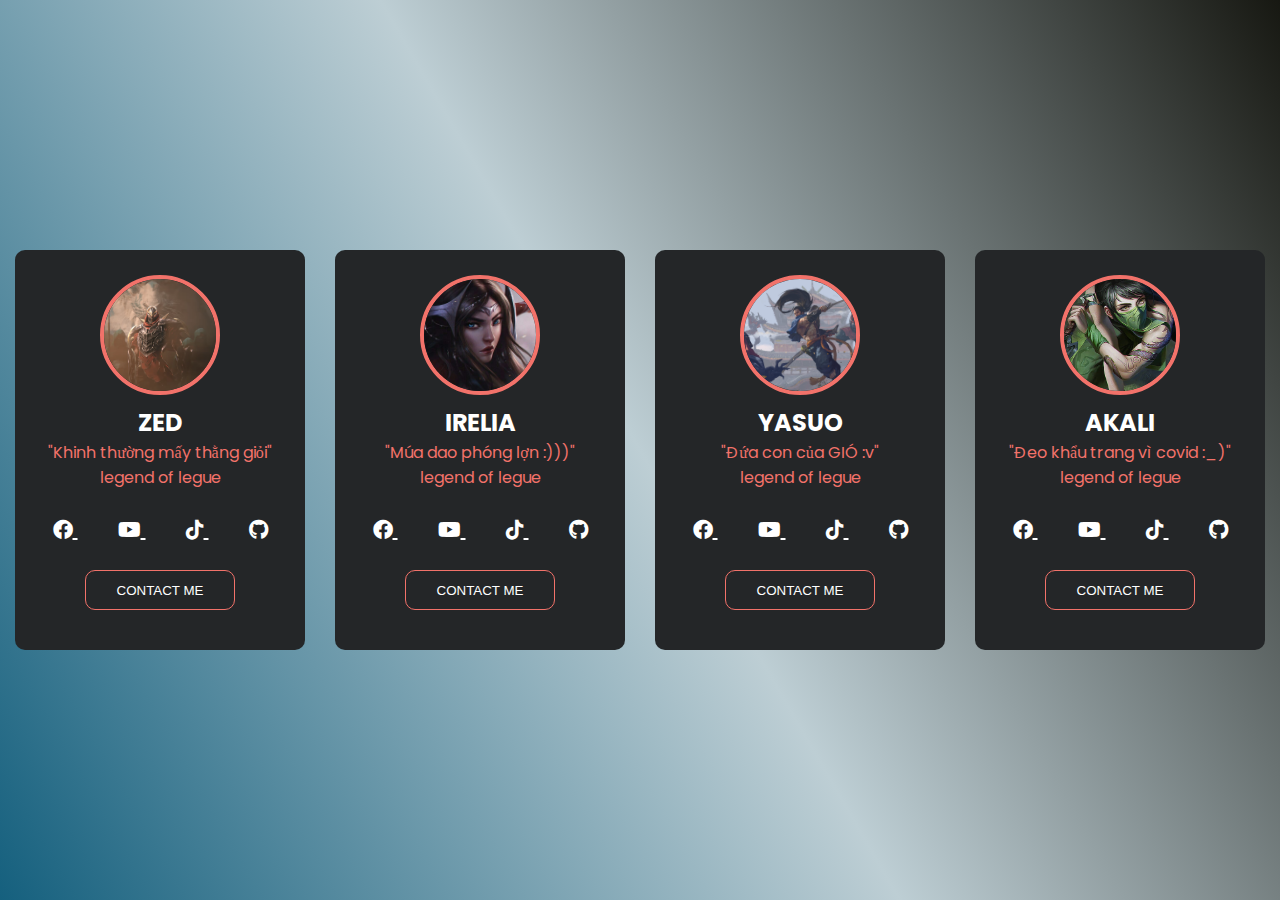
<file: day2.html>
<!DOCTYPE html>
<html>
    <head>
        <meta charset="UTF-8">
        <meta http-equiv="X-UA-Compatible" content="IE=edge">
        <meta name="viewport" content="width=device-width, initial-scale=1.0">
        <title> Tạo Profile Card</title>
        <link rel="stylesheet" href="day2.css">
        <link rel="stylesheet" href="https://cdnjs.cloudflare.com/ajax/libs/font-awesome/6.0.0/css/all.min.css" integrity="sha512-9usAa10IRO0HhonpyAIVpjrylPvoDwiPUiKdWk5t3PyolY1cOd4DSE0Ga+ri4AuTroPR5aQvXU9xC6qOPnzFeg==" crossorigin="anonymous" referrerpolicy="no-referrer" />
    </head>
    <body>
        <div class="card">
            <div class="card__img">
                <img src="Zed.png" alt="zedokela">
            </div>
            <h2>ZED</h2>
            <p>"Khinh thường mấy thằng giỏi"</p>
            <p>legend of legue </p>
            <div class="card__social">
                <a href="https://www.facebook.com/">
                    <i class="fa-brands fa-facebook"></i>
                </a>
                <a href="https://www.youtube.com/watch?v=TNhKAJwlj04" target="_blank">
                    <i class="fa-brands fa-youtube"></i>
                </a>
                <a href="https://www.tiktok.com/foryou?is_copy_url=1&is_from_webapp=v1">
                    <i class="fa-brands fa-tiktok"></i>
                </a>
                <a href="">
                    <i class="fa-brands fa-github"></i>
                </a>
            </div>
            <button> CONTACT ME </button>
        </div>

        <!--Cố lên -->

        <div class="card">
            <div class="card__img">
                <img src="Irelia2.jpg" alt="zedokela">
            </div>
            <h2>IRELIA</h2>
            <p>"Múa dao phóng lợn :)))"</p>
            <p>legend of legue </p>
            <div class="card__social">
                <a href="https://www.facebook.com/">
                    <i class="fa-brands fa-facebook"></i>
                </a>
                <a href="https://www.youtube.com/watch?v=zF5Ddo9JdpY&t=90s">
                    <i class="fa-brands fa-youtube"></i>
                </a>
                <a href="https://www.tiktok.com/foryou?is_copy_url=1&is_from_webapp=v1">
                    <i class="fa-brands fa-tiktok"></i>
                </a>
                <a href="">
                    <i class="fa-brands fa-github"></i>
                </a>
            </div>
            <button> CONTACT ME </button>
        </div>

        <!--Tự tin -->

        <div class="card">
            <div class="card__img">
                <img src="Yasuo.jpg" alt="zedokela">
            </div>
            <h2>YASUO</h2>
            <p>"Đứa con của GIÓ :v"</p>
            <p>legend of legue </p>
            <div class="card__social">
                <a href="https://www.facebook.com/">
                    <i class="fa-brands fa-facebook"></i>
                </a>
                <a href="">
                    <i class="fa-brands fa-youtube"></i>
                </a>
                <a href="https://www.tiktok.com/foryou?is_copy_url=1&is_from_webapp=v1">
                    <i class="fa-brands fa-tiktok"></i>
                </a>
                <a href="">
                    <i class="fa-brands fa-github"></i>
                </a>
            </div>
            <button> CONTACT ME </button>
        </div>

        <!--Mạnh mẽ -->

        <div class="card">
            <div class="card__img">
                <img src="images2.jpg" alt="zedokela">
            </div>
            <h2>AKALI</h2>
            <p>"Đeo khẩu trang vì covid :_)"</p>
            <p>legend of legue </p>
            <div class="card__social">
                <a href="https://www.facebook.com/">
                    <i class="fa-brands fa-facebook"></i>
                </a>
                <a href="https://www.youtube.com/watch?v=HGPoGtSBhu0">
                    <i class="fa-brands fa-youtube"></i>
                </a>
                <a href="https://www.tiktok.com/foryou?is_copy_url=1&is_from_webapp=v1">
                    <i class="fa-brands fa-tiktok"></i>
                </a>
                <a href="">
                    <i class="fa-brands fa-github"></i>
                </a>
            </div>
            <button> CONTACT ME </button>
        </div>
    </body>
</html>
</file>
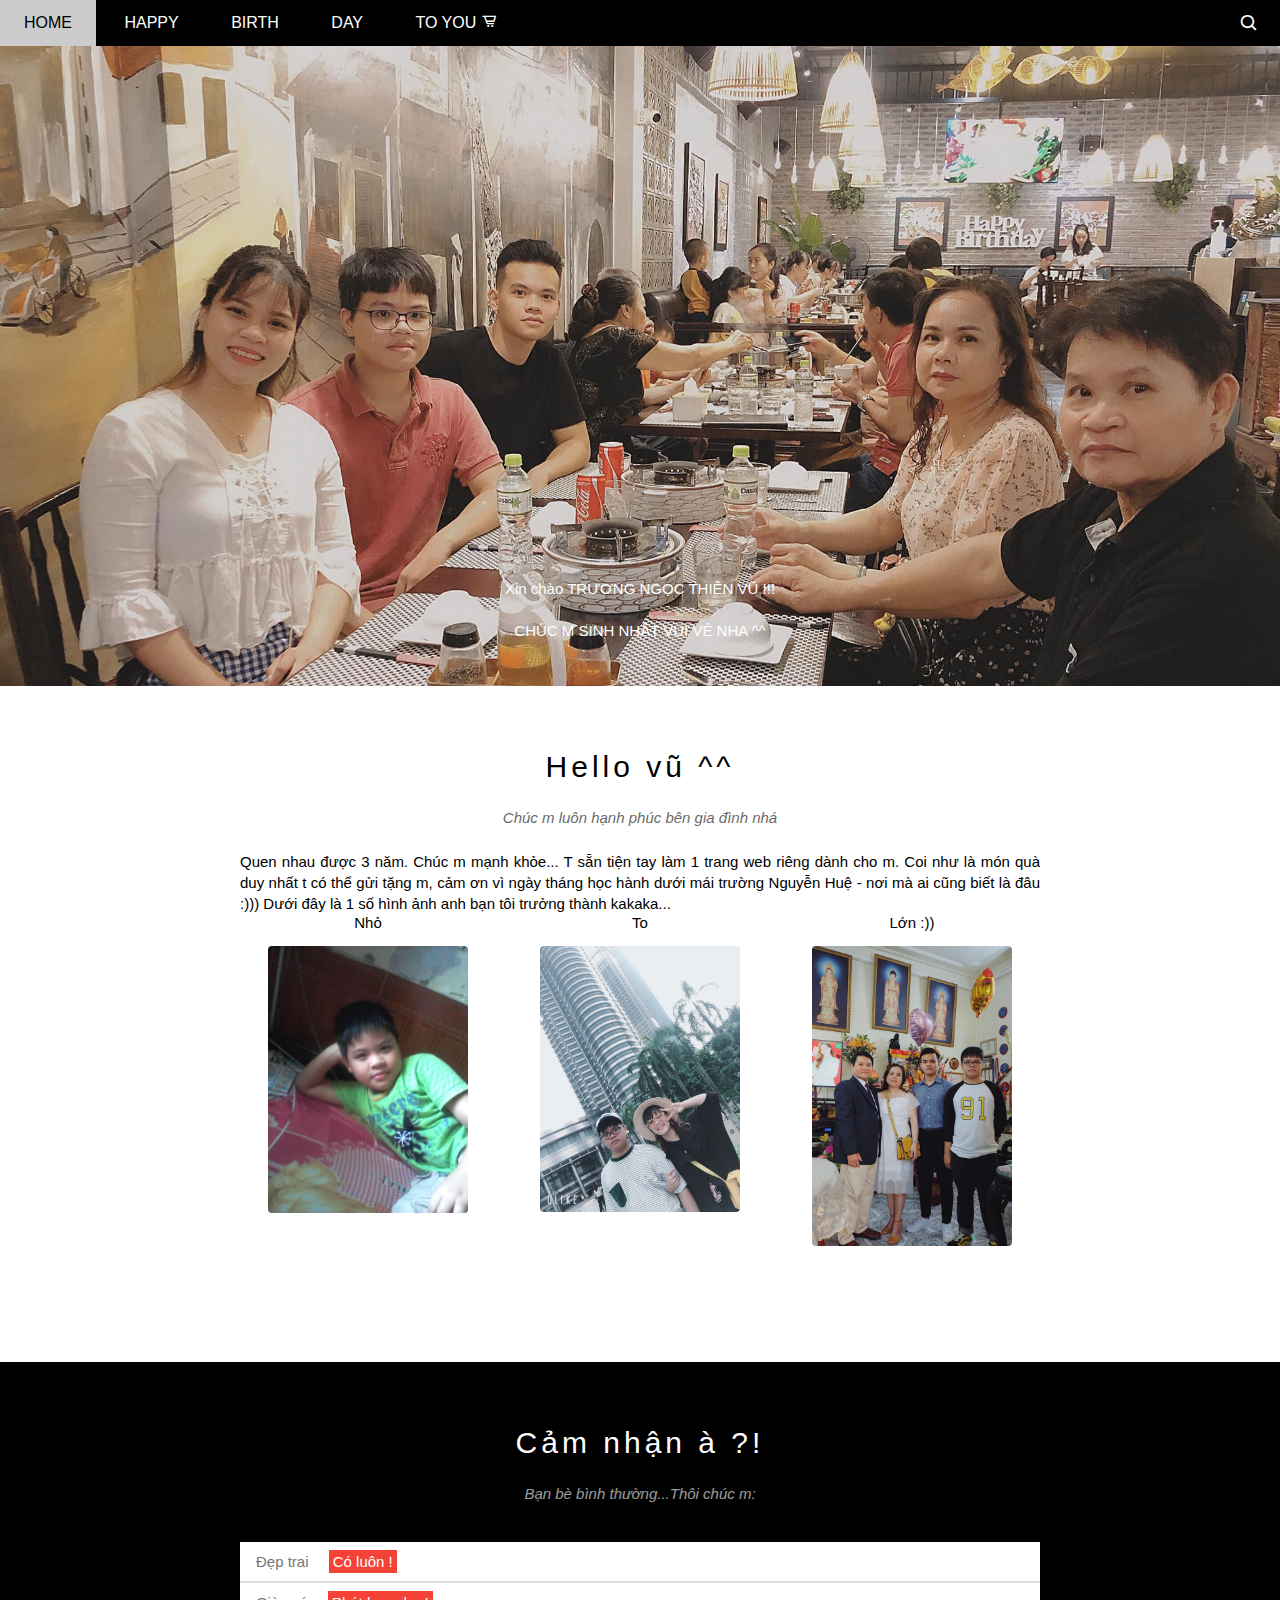
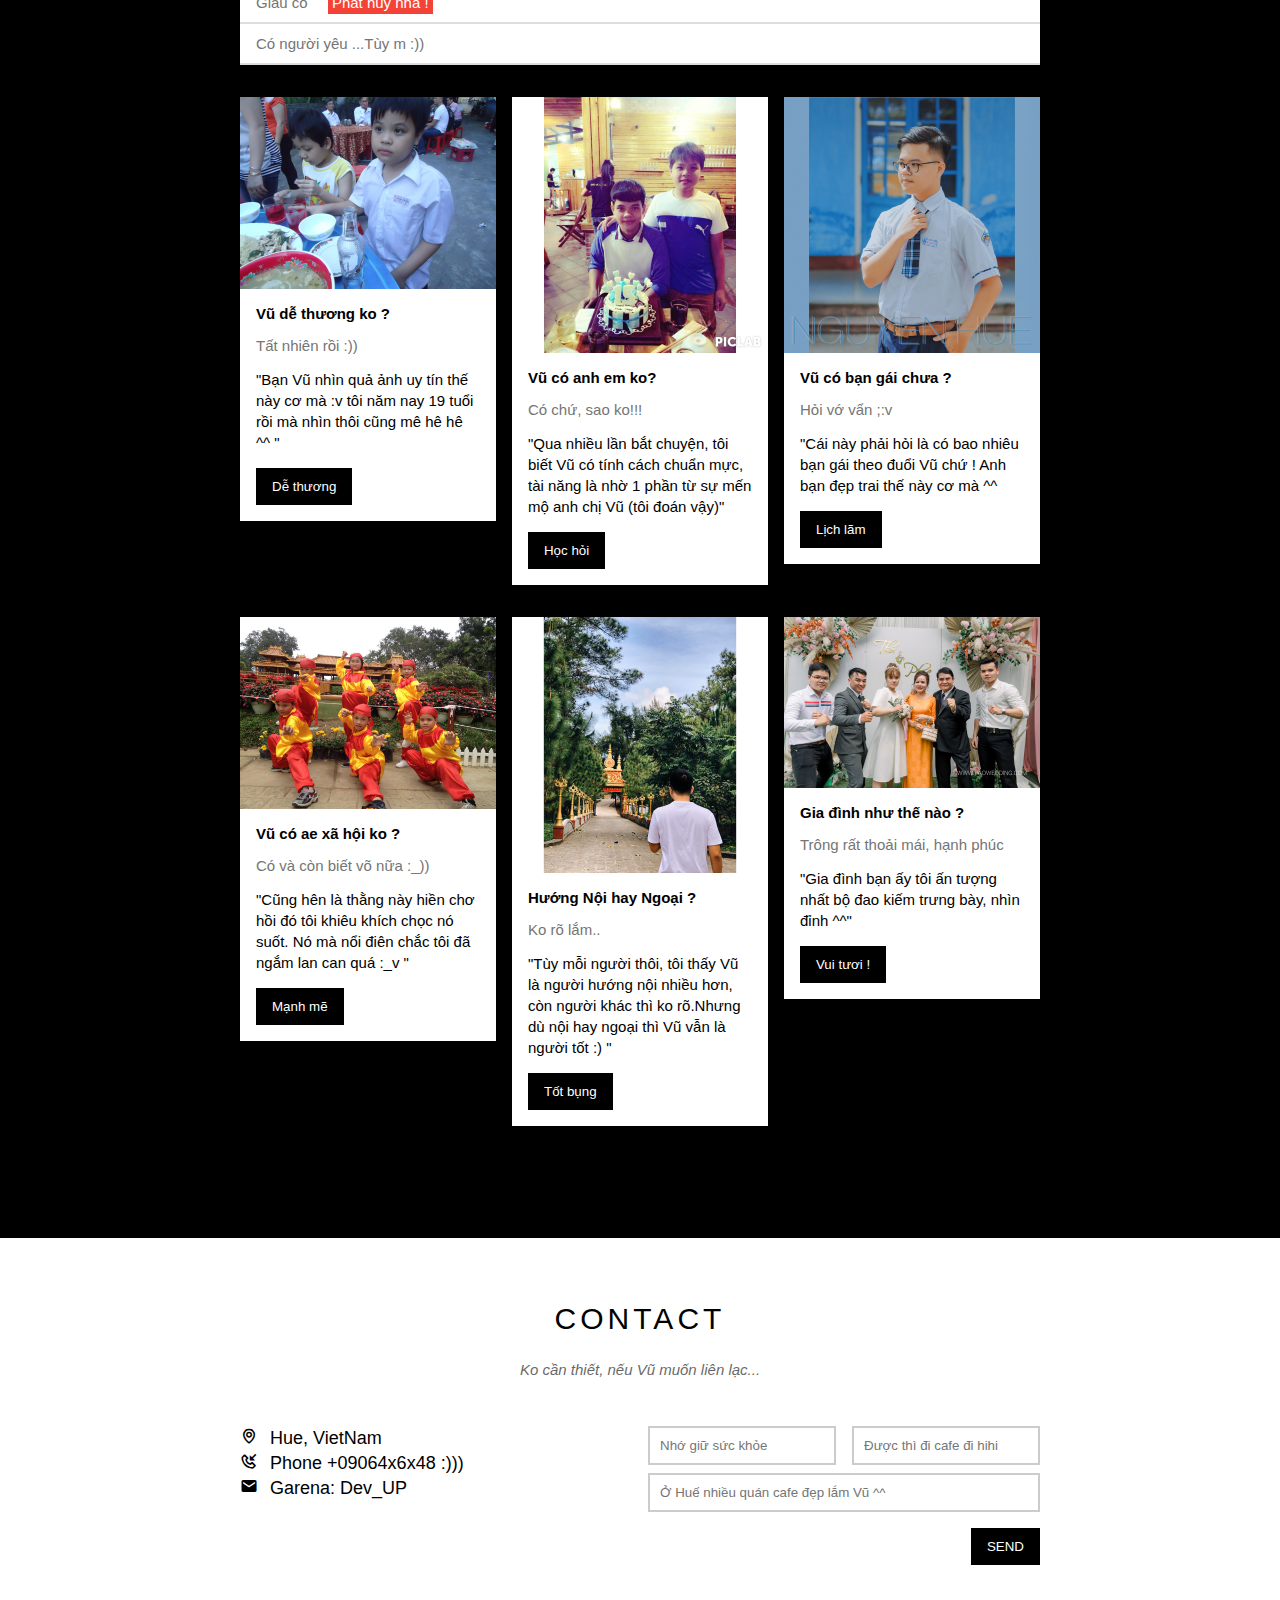
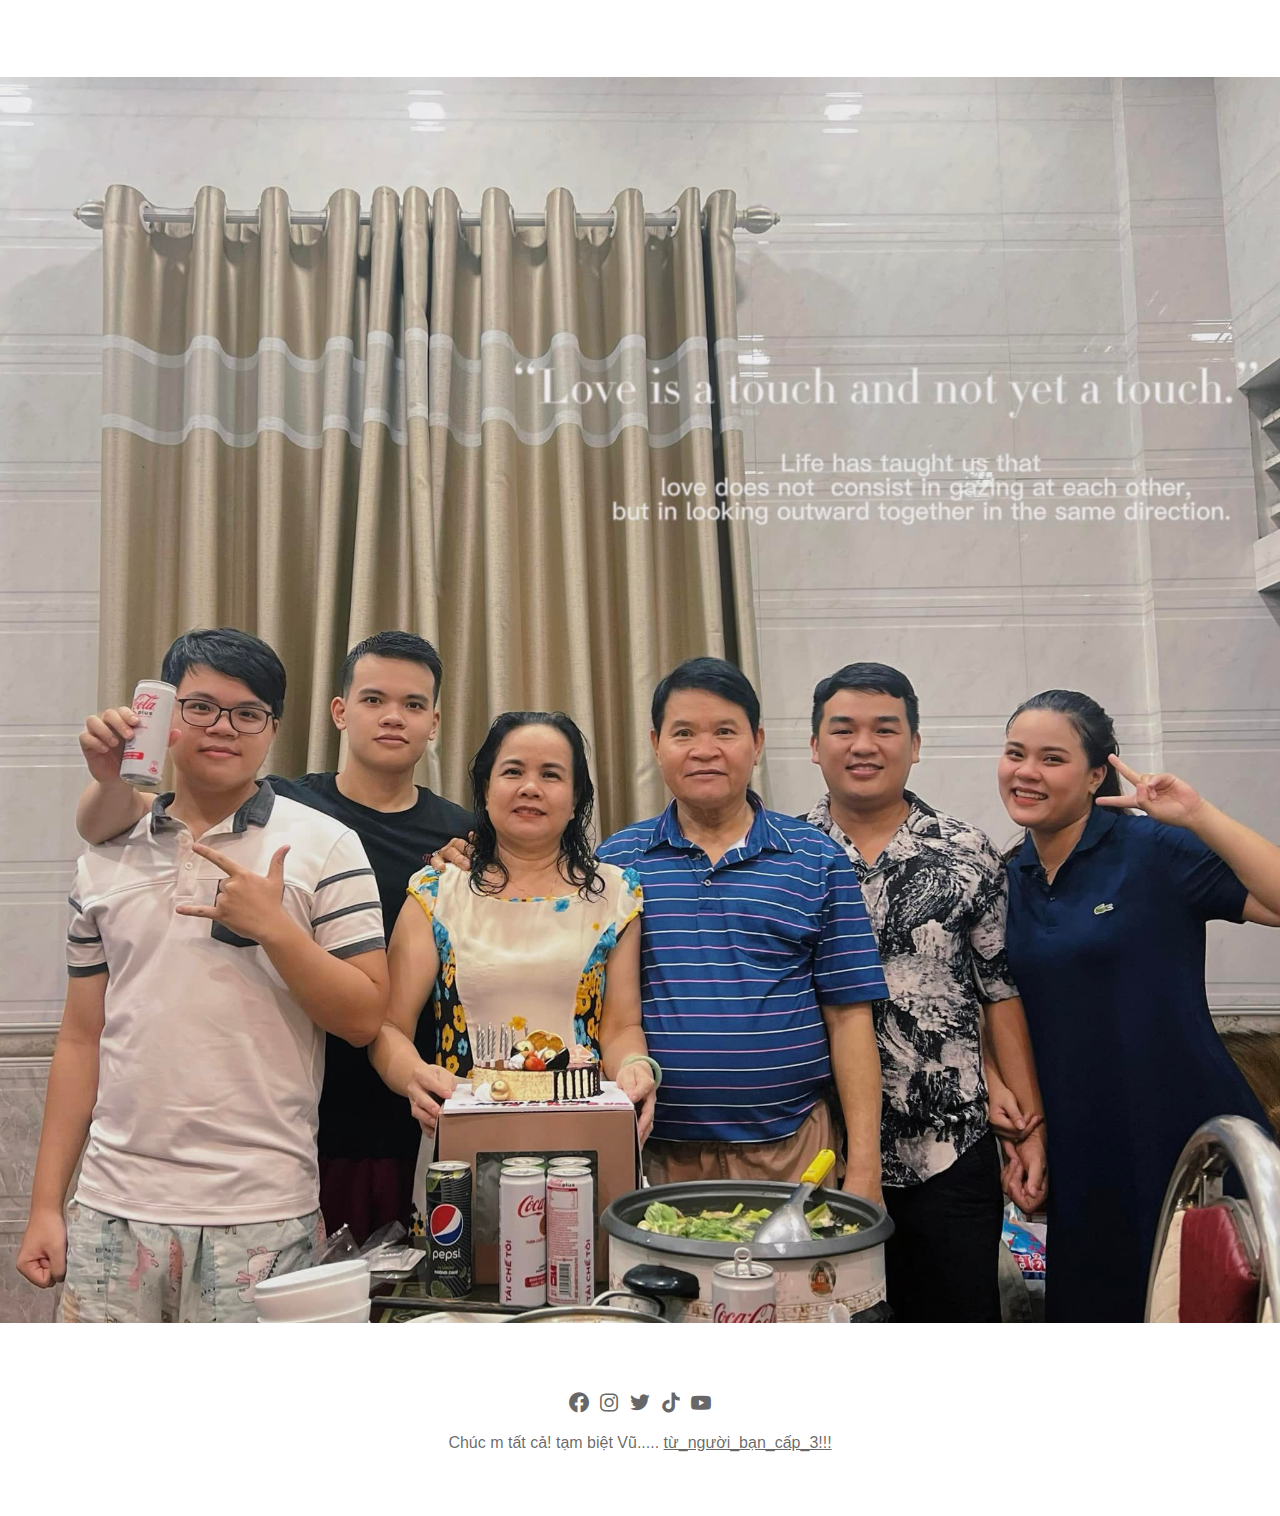
<file: no2.html>
<!DOCTYPE html>
<head>
    <meta charset="UTF-8">
    <meta http-equiv="X-UA-Compatible" content="IE=edge">
    <meta name="viewport" content="width=device-width, initial-scale=1.0">
    <title> Happy birth day Vũ ^^</title>
    <link rel="stylesheet" href="no2.css">
    <link href='https://unpkg.com/boxicons@2.1.2/css/boxicons.min.css' rel='stylesheet'>
</head>
<body>
    <div id="main">
        <div id="header">
            <!-- Begin: Nav -->
            <ul id="nav">                           <!-- ul#nav>li*5>a -->
                <li><a href="#">Home</a></li>
                <li><a href="#band">Happy</a></li>
                <li><a href="#tour">Birth</a></li>
                <li><a href="#contact">Day</a></li>
                <li>
                    <a href="">To You
                        <i class="bx bx-cart-alt"></i>
                    </a>
                    <ul class="subnav">
                        <li><a href="#">Merchandise</a></li>
                        <li><a href="#">Extras</a></li>
                        <li><a href="#">Media</a></li>
                    </ul>
                </li>
            </ul>
            <!-- End Nav -->

            <!-- Begin: Search button -->
            <div class="search-btn">
                <i class='search-icon bx bx-search'></i>
            </div>
            <!-- End: Search button -->
        </div>

        <div id="slider">
            <div class="text-content">
                <h2 class="text-heading">Xin chào TRƯƠNG NGỌC THIÊN VŨ !!!</h2>
                <div class="text-description">CHÚC M SINH NHẬT VUI VẺ NHA ^^</div>
            </div>
        </div>
 
        <div id="content">
            <!-- About section -->
            <div id="band" class="content-section">
                <h2 class="section-heading">Hello vũ ^^</h2>
                <p class="section-sub-heading">Chúc m luôn hạnh phúc bên gia đình nhá</p>
                <p class="about-text">
                    Quen nhau được 3 năm. Chúc m mạnh khỏe... T sẵn tiện tay làm 1 trang web riêng dành cho m. Coi như là món quà duy nhất t có thể gửi tặng m, cảm ơn vì ngày tháng học hành dưới mái trường Nguyễn Huệ - nơi mà ai cũng biết là đâu :)))
                    Dưới đây là 1 số hình ảnh anh bạn tôi trưởng thành kakaka... 
                </p>
                <div class="row members-list">
                    <div class="col col-third text-center">
                        <p class="member-name">Nhỏ</p>
                        <img src="Ferd7.jpg" alt="Name" class="member-img">
                    </div>

                    <div class="col col-third text-center">
                        <p class="member-name">To</p>
                        <img src="Ferd5.jpg" alt="Name" class="member-img">
                    </div>

                    <div class="col col-third text-center">
                        <p class="member-name">Lớn :))</p>
                        <img src="Ferd6.jpg" alt="Name" class="member-img">
                    </div>

                    <div class="clear"></div>
                </div>
            </div>
            <!-- Tour section -->
            <div id="tour" class="tour-section">
                <div class="content-section">
                    <h2 class="section-heading text-white">Cảm nhận à ?!</h2>
                    <p class="section-sub-heading text-white">Bạn bè bình thường...Thôi chúc m:</p>   

                    <!-- Ticket -->
                    <ul class="tickets-list">            <!-- ul.tickets-list>li*3 -->
                        <li>Đẹp trai <span class="sold-out">Có luôn !</span></li>
                        <li>Giàu có <span class="sold-out">Phát huy nha !</span></li>
                        <li>Có người yêu <span class="tiket-quantity">...Tùy m :))</span></li>
                    </ul>

                    <!-- Places -->
                    <div class="row places-list">
                        <div class="col col-third">
                            <img src="Ferd4.jpg" alt="New York" class="place-img">
                            <div class="place-body">
                                <h3 class="place-heading">Vũ dễ thương ko ?</h3>
                                <p class="place-time">Tất nhiên rồi :)) </p>
                                <p class="place-desc">"Bạn Vũ nhìn quả ảnh uy tín thế này cơ mà :v tôi năm nay 19 tuổi rồi mà nhìn thôi cũng mê hê hê ^^ "</p>
                                <button href="#" class="btn">Dễ thương</button>
                            </div>
                        </div>

                        <div class="col col-third">
                            <img src="Ferd3.jpg" alt="New York" class="place-img">
                            <div class="place-body">
                                <h3 class="place-heading">Vũ có anh em ko?</h3>
                                <p class="place-time">Có chứ, sao ko!!!</p>
                                <p class="place-desc">"Qua nhiều lần bắt chuyện, tôi biết Vũ có tính cách chuẩn mực, tài năng là nhờ 1 phần từ sự mến mộ anh chị Vũ (tôi đoán vậy)"</p>
                                <button href="#" class="btn">Học hỏi</button>
                            </div>
                        </div>

                        <div class="col col-third">
                            <img src="Ferd8.jpg" alt="New York" class="place-img">
                            <div class="place-body">
                                <h3 class="place-heading">Vũ có bạn gái chưa ?</h3>
                                <p class="place-time">Hỏi vớ vẩn ;:v</p>
                                <p class="place-desc">"Cái này phải hỏi là có bao nhiêu bạn gái theo đuổi Vũ chứ ! Anh bạn đẹp trai thế này cơ mà ^^</p>
                                <button href="#" class="btn">Lịch lãm</button>
                            </div>
                        </div>
                        
                    </div>

                    <div class="row places-list">
                        <div class="col col-third">
                            <img src="Ferd14.jpg" alt="New York" class="place-img">
                            <div class="place-body">
                                <h3 class="place-heading">Vũ có ae xã hội ko ?</h3>
                                <p class="place-time">Có và còn biết võ nữa :_))</p>
                                <p class="place-desc">"Cũng hên là thằng này hiền chơ hồi đó tôi khiêu khích chọc nó suốt. Nó mà nổi điên chắc tôi đã ngắm lan can quá :_v "</p>
                                <button href="#" class="btn">Mạnh mẽ</button>
                            </div>
                        </div>

                        <div class="col col-third">
                            <img src="Ferd12.jpg" alt="New York" class="place-img">
                            <div class="place-body">
                                <h3 class="place-heading">Hướng Nội hay Ngoại ?</h3>
                                <p class="place-time">Ko rõ lắm..</p>
                                <p class="place-desc">"Tùy mỗi người thôi, tôi thấy Vũ là người hướng nội nhiều hơn, còn người khác thì ko rõ.Nhưng dù nội hay ngoại thì Vũ vẫn là người tốt :) "</p>
                                <button href="#" class="btn">Tốt bụng</button>
                            </div>
                        </div>

                        <div class="col col-third">
                            <img src="Ferd9.jpg" alt="New York" class="place-img">
                            <div class="place-body">
                                <h3 class="place-heading">Gia đình như thế nào ?</h3>
                                <p class="place-time">Trông rất thoải mái, hạnh phúc</p>
                                <p class="place-desc">"Gia đình bạn ấy tôi ấn tượng nhất bộ đao kiếm trưng bày, nhìn đỉnh ^^"</p>
                                <button href="#" class="btn">Vui tươi !</button>
                            </div>
                        </div>
                        
                    </div>
                </div>
            </div>
            
            <!-- Begin: Contact section -->
            <div id="contact" class="content-section">
                <h2 class="section-heading">CONTACT</h2>
                <p class="section-sub-heading">Ko cần thiết, nếu Vũ muốn liên lạc...</p>
                
                <div class="row contact-content">                     <!-- .row>.col.col-half*2 -->
                    <div class="col col-half contact-info">
                        <p><i class='bx bx-map'></i>Hue, VietNam</p>
                        <p><i class='bx bx-phone-incoming'></i>Phone +09064x6x48 :)))</p>
                        <p><i class='bx bxs-envelope'></i>Garena: Dev_UP</p>
                    </div>
                    <div class="col col-half contact-form">
                        <form action="">
                            <div class="row">
                                <div class="col col-half">
                                    <input type="text" name="" id="" placeholder="Nhớ giữ sức khỏe" required class="form-control">  <!-- input:text.form-control -->
                                </div>
                                
                                <div class="col col-half">
                                    <input type="email" name="" id="" placeholder="Được thì đi cafe đi hihi" required class="form-control">  
                                </div>
                            </div>

                            <div class="row mt-8">
                                <div class="col col-full">
                                    <input type="text" name="" id="" placeholder="Ở Huế nhiều quán cafe đẹp lắm Vũ ^^" required class="form-control">  <!-- input:text.form-control -->
                                </div>
                            </div>

                            <input class="btn pull-right mt-16" type="submit" value="SEND">
                        </form>
                    </div>
                </div>
            </div>
            <!-- End: Contact section -->

            <div class="map-section">
                <img src="Ferd1.jpg" alt="Map">
            </div>
        </div>

        <div id="footer">
            <div class="socials-list">
                <a href=""><i class='bx bxl-facebook-circle'></i></a>
                <a href=""><i class='bx bxl-instagram'></i></a>
                <a href=""><i class='bx bxl-twitter'></i></a>
                <a href=""><i class='bx bxl-tiktok' ></i></a>
                <a href=""><i class='bx bxl-youtube'></i></a>
            </div>

            <p class="copyright"> Chúc m tất cả! tạm biệt Vũ..... <a href="">từ_người_bạn_cấp_3!!!</a></p>
        </div>
    </div>
</body>
</html>
</file>
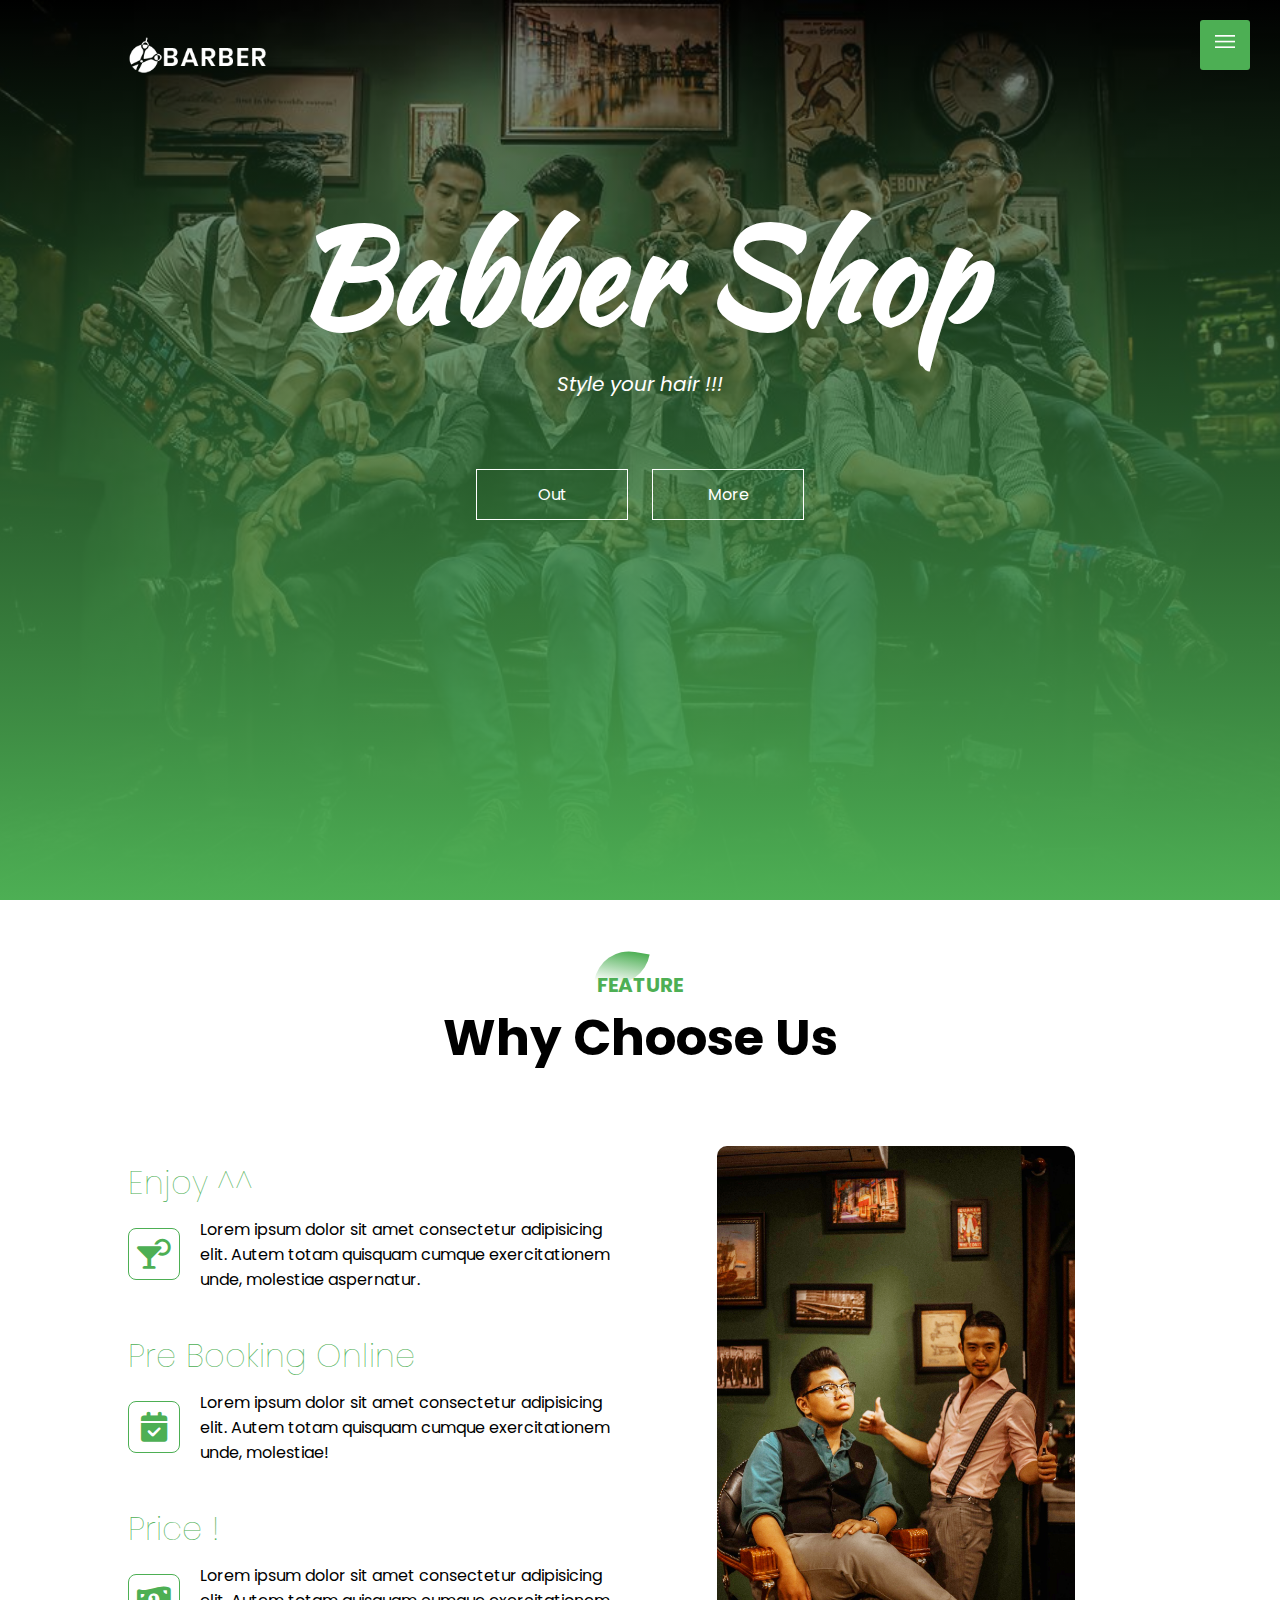
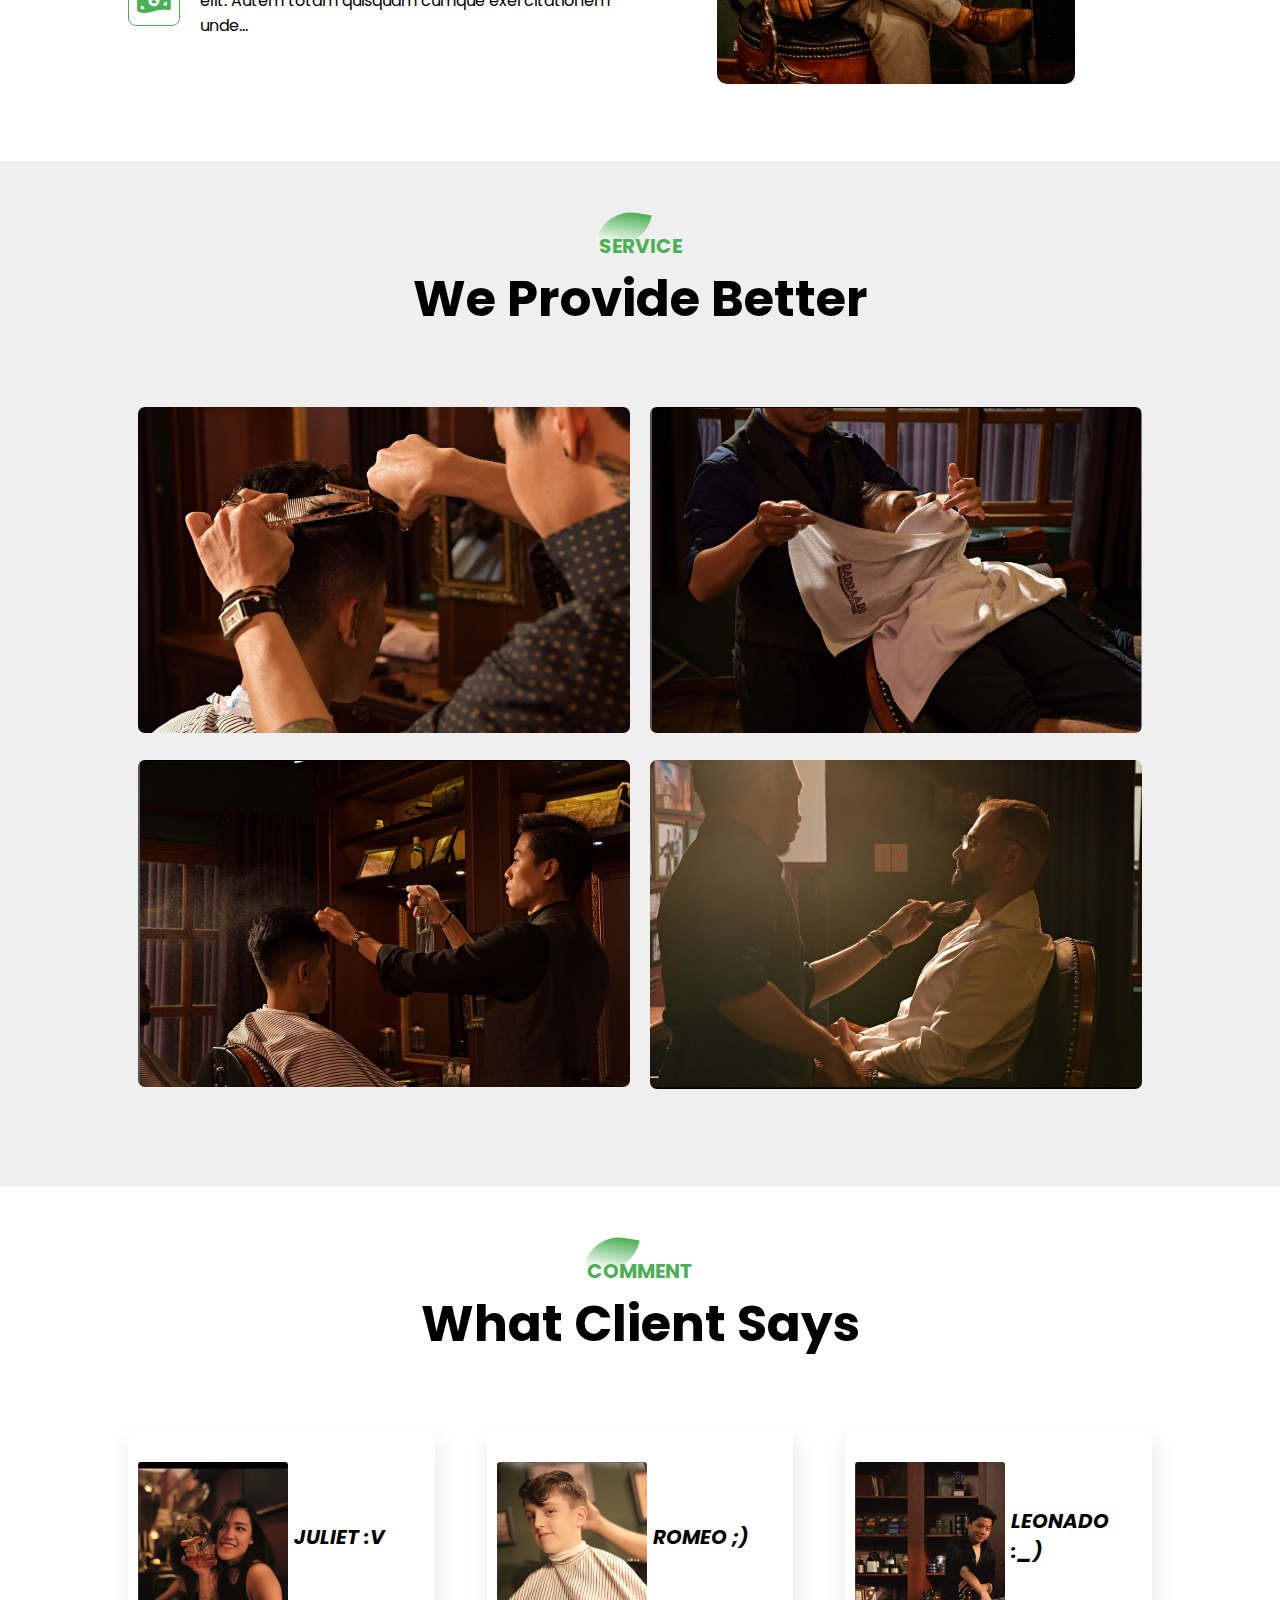
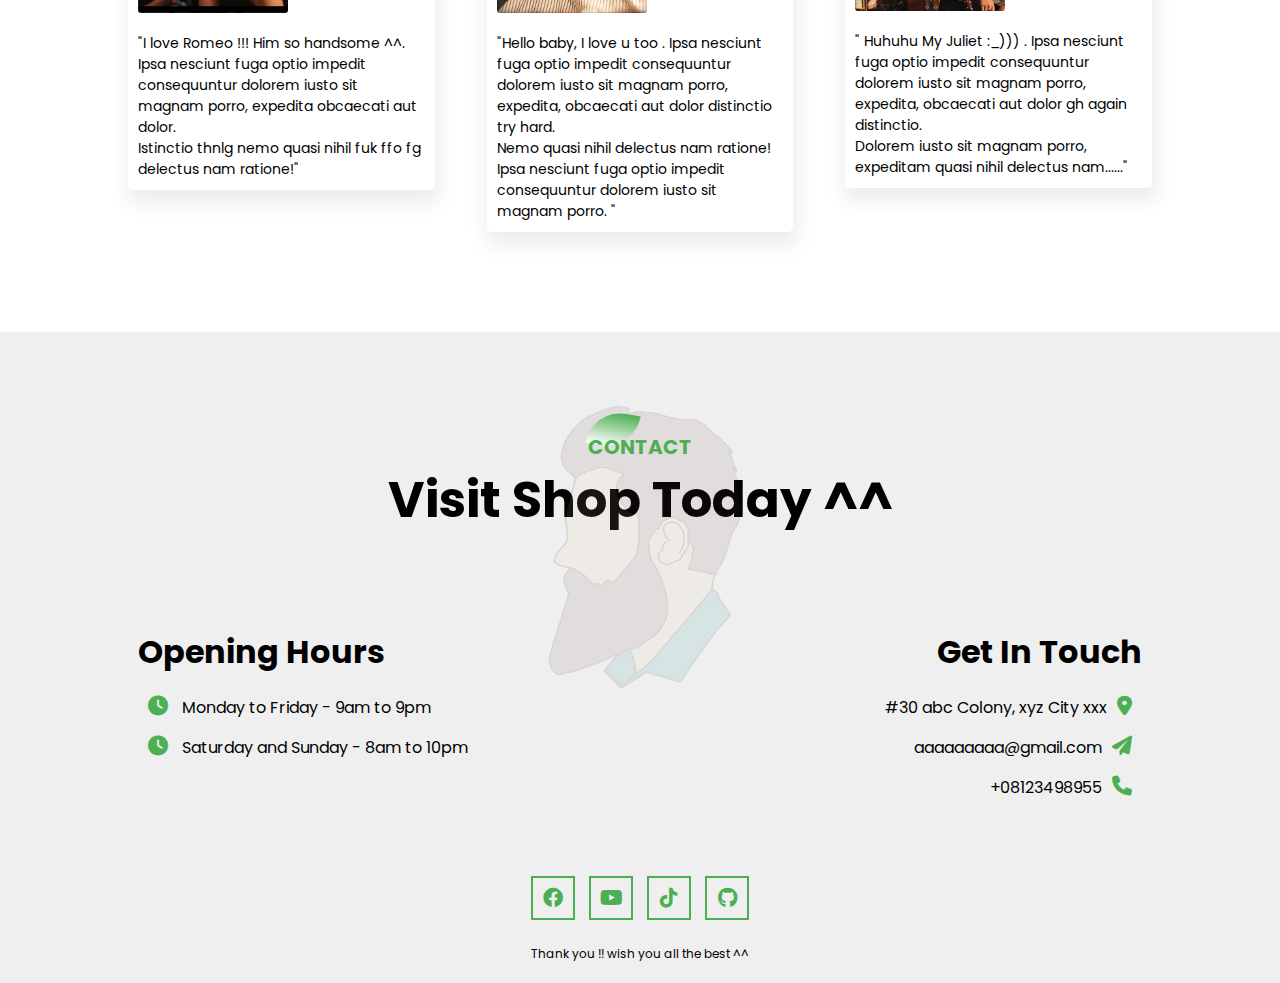
<file: ThiHK.html>
<!DOCTYPE html>
<html lang="en">
    <head>
        <meta charset="UTF-8">
        <meta http-equiv="X-UA-Compatible" content="IE=edge">
        <meta name="viewport" content="width=device-width, initial-scale=1.0">
        <title> Baber Shop</title>   
        <link rel="stylesheet" href="ThiHK.css">
        <link rel="stylesheet" href="https://cdnjs.cloudflare.com/ajax/libs/font-awesome/6.0.0/css/all.min.css" integrity="sha512-9usAa10IRO0HhonpyAIVpjrylPvoDwiPUiKdWk5t3PyolY1cOd4DSE0Ga+ri4AuTroPR5aQvXU9xC6qOPnzFeg==" crossorigin="anonymous" referrerpolicy="no-referrer" />
    </head>
    <body>
        <section id="banner">
            <img src="./logo.png" class="logo">
            <div class="banner-text">
                <h1>Babber Shop</h1>
                <p>Style your hair !!!</p>
                <div class="banner-btn">
                    <a href="#"><span></span> Out</a>
                    <a href="#"><span></span> More</a>
                </div>
            </div>
        </section>

        <div id="sideNav">
            <nav>
                <ul>
                    <li><a href="#banner">HOME</a></li>
                    <li><a href="#feature">FEATURE</a></li>
                    <li><a href="#service">SERVICE</a></li>
                    <li><a href="#comment">COMMENT</a></li>
                    <li><a href="#contact">MEET US </a></li>
                </ul>
            </nav>
        </div>

        <div id="menuBtn">
            <img src="./menu.png" id="menu">
        </div>

        <section id="feature">
            <div class="title-text">
                <p>FEATURE</p>
                <h1>Why Choose Us</h1> 
            </div>

            <div class="feature-box">
                <div class="features">
                    
                    <h1>Enjoy ^^</h1>
                    <div class="features-desc">
                        <div class="feature-icon">
                            <i class="fa-solid fa-martini-glass-citrus"></i>
                        </div>
                        <div class="feature-text">
                            <p>Lorem ipsum dolor sit amet consectetur adipisicing elit. Autem totam quisquam cumque exercitationem unde, molestiae aspernatur. </p>
                        </div>
                    </div>

                    <h1>Pre Booking Online</h1>  
                    <div class="features-desc">
                        <div class="feature-icon">
                            <i class="fa-solid fa-calendar-check"></i>
                        </div>
                        <div class="feature-text">
                            <p>Lorem ipsum dolor sit amet consectetur adipisicing elit. Autem totam quisquam cumque exercitationem unde, molestiae! </p>
                        </div>
                    </div>

                    <h1>Price !</h1>
                    <div class="features-desc">
                        <div class="feature-icon">
                            <i class="fa-solid fa-money-bill-1-wave"></i>
                        </div>
                        <div class="feature-text">
                            <p>Lorem ipsum dolor sit amet consectetur adipisicing elit. Autem totam quisquam cumque exercitationem unde... </p>
                        </div>
                    </div>
                </div>

                <div class="features-img">
                    <img src="./No2.png">
                </div>
            </div>
        </section>

        <section id="service">
            <div class="title-text">
                <p>SERVICE</p>
                <h1>We Provide Better</h1>
            </div>

            <div class="service-box">
                <div class="single-service">
                    <img src="./No3.png">
                    <div class="overlay"></div>
                    <div class="service-desc">
                        <h3>1.Hair Styling</h3>
                        <hr>
                        <p>Lorem ipsum dolor sit amet consectetur, adipisicing elit. Impedit, dolor.</p>
                    </div>
                </div>

                <div class="single-service">
                    <img src="./No4.png">
                    <div class="overlay"></div>
                    <div class="service-desc">
                        <h3>2.Hot towel</h3>
                        <hr>
                        <p>Lorem ipsum dolor sit amet consectetur, adipisicing elit. Impedit, dolor.</p>
                    </div>
                </div>

                <div class="single-service">
                    <img src="./No5.png">
                    <div class="overlay"></div>
                    <div class="service-desc">
                        <h3>3.Making style</h3>
                        <hr>
                        <p>Lorem ipsum dolor sit amet consectetur, adipisicing elit. Impedit, dolor.</p>
                    </div>
                </div>

                <div class="single-service">
                    <img src="./No6.png">
                    <div class="overlay"></div>
                    <div class="service-desc">
                        <h3>4.Shave ^^</h3>
                        <hr>
                        <p>Lorem ipsum dolor sit amet consectetur, adipisicing elit. Impedit, dolor.</p>
                    </div>
                </div>
            </div>
        </section>
        
        <section id="comment">
            <div class="title-text">
                <p>COMMENT</p>
                <h1>What Client Says</h1>
            </div>

            <div class="comment-row">
                <div class="comment-col">
                    <div class="user">
                        <img src="./No7.png">
                        <div class="user-info">
                            <h4>Juliet :v</h4>
                        </div>
                    </div>
                    <p>"I love Romeo !!! Him so handsome ^^. Ipsa nesciunt fuga optio impedit consequuntur dolorem iusto sit magnam porro, expedita obcaecati aut dolor. <br>Istinctio thnlg nemo quasi nihil fuk ffo fg delectus nam ratione!"</p>
                </div>
                
                    <div class="comment-col">
                        <div class="user">
                            <img src="./No8.png">
                            <div class="user-info">
                                <h4>Romeo ;)</h4>
                            </div>
                        </div>
                        <p>"Hello baby, I love u too . Ipsa nesciunt fuga optio impedit consequuntur dolorem iusto sit magnam porro, expedita, obcaecati aut dolor distinctio try hard.<br> Nemo quasi nihil delectus nam ratione! Ipsa nesciunt fuga optio impedit consequuntur dolorem iusto sit magnam porro. "</p>
                    </div>

                    <div class="comment-col">
                        <div class="user">
                            <img src="./No9.png">
                            <div class="user-info">
                                <h4>Leonado :_) </h4>
                            </div>
                        </div>
                        <p>" Huhuhu My Juliet :_))) . Ipsa nesciunt fuga optio impedit consequuntur dolorem iusto sit magnam porro, expedita, obcaecati aut dolor gh again distinctio. <br> Dolorem iusto sit magnam porro, expeditam quasi nihil delectus nam......"</p>
                    </div>
            </div>
        </section>

        <section id="contact">
            <img src="./footer-img.png" class="contact-img">
            <div class="title-text">
                <p>CONTACT</p>
                <h1>Visit Shop Today ^^</h1>
            </div>

            <div class="contact-row">
                <div class="contact-left">
                    <h1>Opening Hours</h1>
                    <p><i class="fa-solid fa-clock"></i> Monday to Friday - 9am to 9pm</p>
                    <p><i class="fa-solid fa-clock"></i> Saturday and Sunday - 8am to 10pm</p>
                </div>
                <div class="contact-right">
                    <h1>Get In Touch</h1>
                    <p>#30 abc Colony, xyz City xxx<i class="fa-solid fa-location-dot"></i></p>
                    <p>aaaaaaaaa@gmail.com<i class="fa-solid fa-paper-plane"></i></p>
                    <p>+08123498955<i class="fa-solid fa-phone"></i></p>
                </div>
            </div>

            <div class="social-links">
                <i class="fa-brands fa-facebook"></i>
                <i class="fa-brands fa-youtube"></i>
                <i class="fa-brands fa-tiktok"></i>
                <i class="fa-brands fa-github"></i>
                <p>Thank you !! wish you all the best ^^</p>
            </div>
        </section>


        
        <script>
            var menuBtn = document.getElementById("menuBtn")
            var sideNav = document.getElementById("sideNav")
            var menu = document.getElementById("menu")

            sideNav.style.right = "-480px";
            menuBtn.onclick = function(){
                if(sideNav.style.right == "-480px"){
                    sideNav.style.right = "0";
                    menu.src = "./close.png";
                }
                else{
                    sideNav.style.right = "-480px";
                    menu.src = "./menu.png";
                }
            }
        </script>
    </body>
</html>
</file>
<file: day2.css>
@import url('https://fonts.googleapis.com/css2?family=Poppins:ital,wght@1,200&family=Press+Start+2P&display=swap');

:root{
    --primary-color: #f2726a;
}

*{
    margin: 0;
    padding: 0;
    box-sizing: border-box;
}

body{
    height: 100vh;
    background: linear-gradient(60deg, #15607e, #bdced4, #171812);
    display: flex;
    justify-content: center;
    align-items: center;
    font-family: "Poppins";
    color: white;
}

.card{
    background: #242628;
    width: 300px;
    height: 400px;
    border-radius: 10px;
    text-align: center;
    overflow: hidden;
    margin: 0 15px;
}

img{
    object-fit: cover;
    width: 100%;
    height: 100%;
    object-position: center;
}

.card__img{
    width: 120px;
    height: 120px;
    border: 4px solid var(--primary-color);
    border-radius: 50%;
    overflow: hidden;
    margin: 0 auto;
    transform: translateY(25px);
    transition: 0.5s;
}

.card h2{
    margin-top: 35px;
}

.card p{
    color: var(--primary-color);
}

.card__social{
    margin: 25px 0;
}

.card__social a{
    color: white;
    margin: 25px 20px;
    font-size: 20px;
}

.card__social a:hover{
    color: gold;
}

.card button{
    width: 150px;
    height: 40px;
    border: 1px solid var(--primary-color);
    background: transparent;
    color: white;
    border-radius: 10px;
    transition: 0.5s;
}

.card button:hover{
    background-color: #f2726a;
}

.card__img:hover{
    width: 100%;
    height: 100%;
    border-radius: unset;
    transform: unset;
    border: none;
}
</file>
<file: no2.css>
*{
    padding: 0;
    margin: 0;
    box-sizing: border-box;
}
/*Khi làm 1 trang web cần xác định:v
    1. Vị trí
    2.Kích thước(width, height)
    3. Màu sắc
    4. Kiểu dáng(chữ, tròn, vuông,...)
*/

html{          /* tạo kiểu chữ cho web */
    font-family: Arial, Helvetica, sans-serif;
    scroll-behavior: smooth;
}

.clear{
    clear: both;    /* Giải quyết vấn đề hư web khi sử dụng float trong thẻ con chẳng hạn nếu ảnh hưởng đến thẻ mẹ :)))) */
}

.text-white{
    color: #fff !important;  /* Cho chữ là màu trắng ưu tiên trước  */
}

.text-center{
    text-align: center !important;
}

.pull-right{
    float: right !important; /* Cứ cái nào cần sang phải thì dùng cái này */
}

.btn{
    background: #000;
    color: #fff;
    text-decoration: none;
    padding: 11px 16px;
    display: inline-block;  /* Tránh để trường hợp cứ padding mà bị đẩy lên ảnh hưởng chữ */
    margin-top: 15px;
    border: none;
}

.btn:hover{
    background: #ccc;
    color: #000;
    cursor: pointer;
}

.mt-8{
    margin-top: 8px !important;
}

.mt-16{
    margin-top: 16px !important;
}

.row{
    margin-left: -8px;
    margin-right: -8px;
}

.row::after{          /* Tạo 1 cái element giả và nên để nó ở phía sau(after) */
    content: "";      /* Nội dung = rỗng */
    display: block;
    clear: both;
}

.col{
    float: left;
    padding-left: 8px;
    padding-right: 8px;
}

.col-half{
    width: 50%;
}

.col-full{
    width: 100%;
}

.col-third{
    width: 33.33333%;
}


#main{
     
}

/* Tạo thanh menu */
#header{
    height: 46px;
    background: #000;
    position: fixed;
    top: 0;
    left: 0;
    right: 0;
    z-index: 1; /* giống như là trục Oxyz nhưng mà tạo chiều sâu, để làm hiển thị phần thanh menu lên :))) */
}

#nav{
    display: inline-block;  /* phá bỏ tính kế thừa block để icon search có chỗ trống đi vào */
}

#nav, .subnav{      
    list-style-type: none;   /* xóa dấu chấm trước mỗi chữ*/
}

#nav > li{     /* chỉ cho li cấp 1 ảnh hưởng */
    display: inline-block; /* hiển thị(display) cho các chữ trên 1 hàng */
}

#nav li{
    position: relative;
}

#nav > li > a{  /* lấy thẻ a trực tiếp cấp 1, tránh bị ảnh hưởng cấp 2*/
    color: #fff;
    text-transform: uppercase;  /* kiểu chữ: viết hoa hết, và bạn để ý là chỉ cấp 1 đc in hoa mà cấp 2 ko đc :v */
}

#nav li a{
    text-decoration: none; /* đường gạch chân chữ: xóa */
    line-height: 46px;     /* tạo chiều cao cho dòng chữ */
    display: block; /* inline ko xét theo chiều rộng lẫn cao mà ăn theo cái line-height = 46px*/
    padding: 0px 24px;     /* căn chỉnh đệm trên, dưới = 0(do ta đã chỉnh chiều cao qua line-height = 46px nên ko cần nữa, trái, phải = 24px */
}

#nav li:hover .subnav{
    display: block;        /* khi chạm thẻ li mới hiển thị lên thẻ subnav :_)) */
}

#nav .subnav li:hover a,  /* thẻ cấp 2 nì, cho tác động tương tự :v*/
#nav > li:hover > a{      /*hiển thị màu nền(xám) chữ(đen) khi click vô. Chỉ tác động ở cấp 1 thôi */
    color: #000;
    background: #ccc;
}

#nav .subnav{
    display: none;
    position: absolute;
    min-width: 160px; /* chiều rộng tối thiểu */
    top: 100%;        /* lấy chính chiều cao chính thẻ cha nó :)) */
    left: 0;          /* nằm bên trái */
    background: #fff;
    box-shadow: 0 0 10px rgba(0, 0, 0, 0.3); /* tạo bóng cho phần viền hộp */
}

#nav .subnav a{  /* thẻ a cấp 2 :))) */
    color: #000;
    padding: 0 12px; /* căn chỉnh đệm cho a cấp 2*/
    line-height: 38px;
}

#header .search-btn{
    float: right;     /* đẩy icon qua bên phải */
    padding: 0 21px;
    cursor: pointer;
}

#header .search-btn:hover{
    background: #f44336;
}

#header .search-icon{
    color: #fff;
    font-size: 20px;
    line-height: 46px;
}

/* Tạo ảnh nền */
#slider{
    position: relative;
    margin-top: 46px;
    padding-top: 50%;     /* 50% là tỉ lệ theo chiều rộng của chính nó */
    background: url('Ferd2.jpg') 50% 50% no-repeat;
    background-size: cover;
}

/* Tạo chữ trước ảnh nền */
#slider .text-content{
    position: absolute;
    bottom: 47px;        /* đẩy chữ lên trên :v */
    color: #fff;
    /*width: 100%;*/    /* Đây cũng là 1 cách để căn giữa chữ, cho chiều rộng 100% để căn sát qua phải */
    left: 50%;
    transform: translateX(-50%);
    text-align: center;  /* cho chữ nằm trung tâm */
}

#slider .text-heading{
    font-weight: 500;   /* Độ dày chữ cỡ lớn :v */
    font-size: 15px;
}

#slider .text-description{
    font-size: 15px;
    margin-top: 25px;  /* tạo độ hở giữa chữ lớn và chữ mô tả */
}

#content{

}

/* Tạo bố cục cho chữ  */
#content .content-section{
    width: 800px;
    padding: 64px 0 112px;    /* Tạo đệm trên dưới 64px */
    margin-left: auto;
    margin-right: auto;
    overflow: hidden;
}

#content .section-heading{     /* Chữ to */
    font-size: 30px;
    text-align: center;  /* Căn giữa chữ */
    font-weight: 500;
    letter-spacing: 4px;
}

#content .section-sub-heading{  /* Chữ nhỏ */
    font-size: 15px;
    text-align: center;
    margin-top: 25px;   /* Tạo khoảng cách phía trên chữ = 25px */
    font-style: italic; /* Tạo kiểu chữ: nghiêng */
    opacity: 0.6;       /* Tạo độ trong suốt, mờ đi */
}

#content .about-text{        /* Văn bản nhỏ :)) */
    margin-top: 25px;
    font-size: 15px;
    text-align: justify;  /* Căn đều văn bản 2 phía */
    line-height: 1.4;     /* Chỉnh độ cao mỗi dòng chữ */
}

/* Tạo phần About Us */
#content .member-list{
    margin-top: 48px;   /* Tạo khoảng cách phía trên nhá */
}

/*#content .member-item{            /* Khung ảnh */
    /* float: left;    Để cho ảnh sang trái cùng 1 hàng 
    width: 33.33333%;  Ý là để 3 bức ảnh cộng lại = 100% tránh bị đè lên hay bị lỗi
    Phần này cũng cho xóa luôn vì đã có col và col-third :_)))  */
    /* width: calc(100% / 3);    Hoặc dùng phép toán để chia độ rộng 3 ảnh*/
    /* text-align: center;    Căn giữa cả ảnh lẫn tên 
    haha xóa luôn vì có text-center :v 
}
*/
#content .member-name{           /* Tên */  
    font-size: 15px;
}

#content .member-img{           /* Hình ảnh :v */
    width: 200px;
    margin-top: 15px;
    border-radius: 4px;
}

/* Tạo phần ticket */
.tour-section{
background-color: #000;   /* Tạo màu nền */
}

.tickets-list{              /* Tạo thanh nội dung ul :v */
    background: #fff;    
    margin-top: 40px;
    list-style: none;
}

.tickets-list li{
    color: #757575;
    font-size: 15px;     /* Cỡ chữ */
    padding: 11px 16px;  
    border-bottom: 2px solid #ddd; /* Tạo viền dưới đậm = 2px màu #ddd */
}
 
.tickets-list .sold-out{
    background: #f44336;
    color: #fff;
    padding: 3px 4px;
    margin-left: 16px;
}

.tickets-list .quantity{
    float: right;
    width: 24px;
    height: 24px;
    text-align: center;
    color: #fff;
    background: #000;
    border-radius: 50%;
    line-height: 24px;
    margin-top: -3px;
}

/* Tạo phần place */
.places-list{
    margin-top: 32px;  /* Tạo khoảng cách viền trên 32px*/
    /*margin-left: -8px; Đoạn này chúng ta ko cần viết nữa vì đã có thẻ row và col dùng chung ! 
    margin-right: -8px;*/
    /* margin: 32px -8px 48px;   Hoặc có thể viết như vậy cho gọn ^^ */
}

/*.place-item{
    /*width: 33.33333%;*/
    /* float: left;    Chỗ này cũng ko cần vì đã có col dùng chung !
    padding: 0 8px; 
}*/

.place-img{
    width: 100%;
    display: block; /* Tránh trường hợp ảnh có thuộc tính inline làm ảnh bị cách rời */
}

.place-img:hover{
    opacity: 0.6;
}

.place-body{
    padding: 16px;
    background: #fff;
    font-size: 15px;
}

.place-heading{
    font-size: 15px;
    font-weight: 600;
}

.place-time{
    margin-top: 15px;
    color: #757575;
}

.place-desc{
    margin-top: 15px;
    line-height: 1.4;   /* Nếu English thì 1.4 còn tiếng Việt thì 1.6 nhá ^^ */
}

/* Tạo phần contact */
.contact-content{
    margin-top: 48px;
}

.contact-info{
    font-size: 18px;
    line-height: 1.4;
}

.contact-info i[class*="bx"]{
    width: 30px;
    display: inline-block;
}

.contact-form{
    font-size: 15px;
}

.contact-form .form-control{
    padding: 10px;
    border: 2px solid #ccc;
    width: 100%;
}

/* Tạo map-section */
.map-section img{
    width: 100%;
}

#footer{
    padding: 64px 16px;
    text-align: center;
}

#footer .socials-list{
    font-size: 24px;
}

#footer .socials-list a{
    text-decoration: none;
    color: rgba(0, 0, 0, 0.6);
}

#footer .copyright a:hover,
#footer .socials-list a:hover{
    color: rgba(0, 0, 0, 0.4);
}

#footer .copyright{
    margin-top: 15px;
    color: rgba(0, 0, 0, 0.6);
}

#footer .copyright a{
    color: rgba(0, 0, 0, 0.6);
}

.modal{
    position: fixed;
    top: 0;
    right: 0;
    left: 0;
    bottom: 0;
    background: rgba(0, 0, 0, 0.3);
    display: none;    
    align-items: center;        /* Để cho nội dung nằm giữa chiều dọc */
    justify-content: center;    /* Để cho nội dung nằm giữa chiều ngang */
}

.modal.open{
    display: flex;
}

.modal-container{
    background: #fff;
    width: 900px;
    max-width: calc(100% - 32px); /* Để khi thu nhỏ trang web, phần nội dung ko bị bể */
    min-height: 200px;      /* Chiều ngang tối thiểu */
    position: relative;
}

.modal-header{
    background: #009688;
    height: 130px;
    display: flex;
    align-items: center;
    justify-content: center;
    font-size: 30px;
    color: #fff;
}

.modal-heading-icon{
    margin-right: 16px;
}

.modal-close{
    position: absolute;
    right: 0;
    top: 0;
    color: #fff;
    padding: 12px;
    cursor: pointer;
    opacity: 0.8;
}

.modal-close:hover{
    opacity: 1;
}

.modal-body{
    padding: 16px;
}

.modal-label{
    display: block;  /* Phá võ tính chất mặc định là theo hàng(inline) của nội dung */
    font-size: 15px;
    margin-bottom: 12px;
}

.modal-input{
    border: 2px solid #ccc;
    width: 100%;
    padding: 10px;
    font-size: 15px;
    margin-bottom: 24px;
}

#buy-tickets{
    background: #009688;
    border: none;
    color: #fff;
    width: 100%;
    font-size: 15px;
    text-transform: uppercase;
    padding: 18px;
    cursor: pointer;
}

#buy-tickets:hover{
    opacity: 0.9;
}

.modal-footer{
    padding: 16px;
    text-align: right;
}

.modal-footer a{
    color: #2196F3;
}
</file>
<file: ThiHK.css>
@import url('https://fonts.googleapis.com/css2?family=Kaushan+Script&family=Poppins:wght@800&display=swap');
*{
    margin: 0;
    padding: 0;
    font-family: 'Poppins', sans-serif;
    scroll-behavior: smooth;
}

#banner{
    background: linear-gradient(rgba(0,0,0,0.5), #4daf54), url(./No1.png);
    background-size: cover;
    background-position: center;
    height: 100vh;
}

.logo{
    width: 140px;
    position: absolute;
    top: 4%;
    left: 10%;
}

.banner-text{
    text-align: center;
    color: #fff;
    padding-top: 180px;
}

.banner-text h1{
    font-size: 130px;
    font-family: 'Kaushan Script', cursive;
}

.banner-text p{
    font-size: 20px;
    font-style: italic;
}

.banner-btn{
    margin: 70px auto 0;
}

.banner-btn a{
    width: 150px;
    text-decoration: none;
    display: inline-block;
    margin: 0 10px;
    padding: 12px 0;
    color: #fff;
    border: .5px solid #fff;
    position: relative;
    z-index: 1;
    transition: color 0.5s;
}

.banner-btn a span{
    width: 0;
    height: 100%;
    position: absolute;
    top: 0;
    left: 0;
    background: #fff;
    z-index: -1;
    transition: 0.5s;
}

.banner-btn a:hover span{
    width: 100%;
}

.banner-btn a:hover{
    color: #000;
}

#sideNav{
    width: 480px;
    height: 100vh;
    position: fixed;
    right: -480px;
    top: 0;
    background: #4daf54;
    background-size: cover;
    z-index: 2;
    transition: 0.5s;
    clip-path: circle(415px at right 210px);
}

nav ul li{
    list-style: none;
    margin: 50px 197px;
    padding-top: 15px;
}

nav ul li a{
    text-decoration: none;
    color: #fff;
    font-size: 20px;
}

nav ul li a:hover{
    font-style: oblique;
    color: gold;
}

#menuBtn{
    width: 50px;
    height: 50px;
    background: #4daf54;
    text-align: center;
    position: fixed;
    right: 30px;
    top: 20px;
    border-radius: 3px;
    z-index: 3;
    cursor: pointer;
}

#menuBtn img{
    width: 20px;
    margin-top: 15px;
}

@media screen and (max-width: 770px){
    #banner{
        background: linear-gradient(rgba(0,0,0,0.5), #1c4abc), url(./No1.png);
        background-size: cover;
        background-position: center;
    }
    .banner-text h1{
        font-size: 44px;
    }
    .banner-btn a{
        display: block;
        margin: 20px auto;
    }
    #menuBtn{
        background: #1c4abc;
    }
    #sideNav{
        background: url(https://rgb.vn/wp-content/uploads/2013/10/tumblr_mtpknfA2B71qdt6e2o4_400.gif) 50% 50% no-repeat;
        background-size: cover;
        clip-path: none;
    }
}

#feature{
    width: 100%;
    padding: 70px 0;
}

.title-text{
    text-align: center;
    padding-bottom: 70px;
}

.title-text p{
    margin: auto;
    font-size: 20px;
    color: #4daf54;
    font-weight: bold;
    position: relative;
    z-index: 1;
    display: inline-block;
}

.title-text p::after{
    content: '';
    width: 50px;
    height: 35px;
    background: linear-gradient(#4daf54, #fff);
    position: absolute;
    top: -20px;
    left: 0;
    z-index: -1;
    transform: rotate(10deg);
    border-top-left-radius: 35px;
    border-bottom-right-radius: 35px;
}

.title-text h1{
    font-size: 50px;
}

.feature-box{
    width: 80%;
    margin: auto;
    display: flex;
    flex-wrap: wrap;
    align-items: center;
    text-align: center;
}

.features{
    flex-basis: 50%;
}

.features-img{
    flex-basis: 50%;
    margin: auto;
}

.features-img img{
    width: 70%;
    border-radius: 10px;    
}

.features h1{
    text-align: left;
    margin-bottom: 10px;
    font-weight: 100;
    color: #4daf54;
}

.features-desc{
    display: flex;
    align-items: center;
    margin-bottom: 40px;
}


.feature-icon .fa-solid{
    width: 50px;
    height: 50px;
    font-size: 30px;
    line-height: 50px;
    border-radius: 8px;
    color: #4daf54;
    border: 1px solid #4daf54;
}

.feature-text p{
    padding: 0 20px;
    text-align: initial;
}

@media screen and (max-width: 770px){
    .title-text h1{
        font-size: 35px;
    }
    .title-text p{
        color: #1c4abc;
    }
    .title-text p::after{
        background: linear-gradient(#1c4abc, #fff);
    }
    .features{
        flex-basis: 100%;
    }
    .features h1{
        color: #1c4abc;
    }
    .feature-icon .fa-solid{
        color: #1c4abc;
        border-radius: 1 px solid #1c4abc;
    }
}

#service{
    width: 100%;
    padding: 70px 0;
    background: #efefef;
}

.service-box{
    width: 80%;
    display: flex;
    flex-wrap: wrap;
    justify-content: space-around;
    margin: auto;
}

.single-service{
    flex-basis: 48%;
    text-align: center; 
    border-radius: 7px;
    margin-bottom: 20px;
    color: #fff;
    position: relative;
}

.single-service img{
    width: 100%;
    border-radius: 7px;
}

.overlay{
    width: 100%;
    height: 100%;
    position: absolute;
    top: 0;
    border-radius: 7px;
    cursor: pointer;
    background: linear-gradient(rgba(0,0,0,0.5), #4daf54);
    opacity: 0;
    transition: 1s;
}

.single-service:hover .overlay{
    opacity: 1;
}

.service-desc{
    width: 80%;
    position: absolute;
    bottom: 0;
    left: 50%;
    opacity: 0;
    transform: translateX(-50%);
    transition: 1s;
}

hr{
    background: #fff;
    height: 2px;
    border: 0;
    margin: 15px auto;
    width: 60%;
}

.service-desc p{
    font-size: 14px;
}

.single-service:hover .service-desc{
    bottom: 40%;
    opacity: 1;
}

@media screen and (max-width: 770px) {
    .single-service{
        flex-basis: 100%;
        margin-bottom: 30px;
    }
    .service-desc p{
        font-size: 12px;
    }
    hr{
        margin: 5px auto;
    }
    .single-service:hover .service-desc{
        bottom: 25% !important;
    }
    .overlay{
        background: linear-gradient(rgba(0,0,0,0.5), #1c4abc);
    }
}

#comment{
    width: 100%;
    padding: 70px 0;
}

.comment-row{
    width: 80%;
    margin: auto;
    display: flex;
    justify-content: space-between;
    align-items: flex-start;
    flex-wrap: wrap;
}

.comment-col{
    flex-basis: 28%;
    padding: 10px;
    margin-bottom: 30px;
    border-radius: 5px;
    box-shadow: 2px 10px 20px 3px #0f010114;
    cursor: pointer;
    transition: transform .5s;
}

.comment-col p{
    font-size: 14px;
}

.user{
    display: flex;
    align-items: center;
    margin: 20px 0;
}

.user img{
    width: 150px;
    margin-right: 6px;
    border-radius: 3px;
}

.user-info h4{
    font-size: 20px;
    text-transform: uppercase;
    font-style: italic;
}

.comment-col:hover{
    transform: translateY(-38px);
    background: #4daf54;
    color: #fff;
}

@media screen and (max-width: 770px){
    .comment-col{
        flex-basis: 100%;     
    }
    .comment-col:hover{
        background: #1c4abc;
    }    
}

#contact{
    padding: 100px 0 20px;
    background: #efefef;
    position: relative;
}

.contact-row{
    width: 80%;
    margin: 0 auto;
    display: flex;
    justify-content: space-between;
    flex-wrap: wrap;
}

.contact-left,.contact-right{
    flex-basis: 45%;
    padding: 10px;
    margin-bottom: 20px;
}

.contact-right{
    text-align: right;
}

.contact-row h1{
    margin: 10px 0;
}

.contact-row p{
    line-height: 35px;
}

.contact-left .fa-solid,.contact-right .fa-solid{
    font-size: 20px;
    color: #4daf54;
    margin: 10px;
}

.contact-img{
    max-width: 370px;
    opacity: 0.1;
    position: absolute;
    left: 50%;
    top: 35%;
    transform: translate(-50%,-50%);
}

.social-links{
    text-align: center;
}

.social-links .fa-brands{
    height: 40px;
    width: 40px;
    font-size: 20px;
    line-height: 40px;
    border: 2px solid #4daf54;
    margin: 40px 5px 0;
    color: #4daf54;
    cursor: pointer;
    transition: .5s;
}

.social-links .fa-brands:hover{
    background: #4daf54;
    color: #fff;
    transform: translateY(-7px);
}

.social-links p{
    font-size: 12px;
    margin-top: 25px;
}

@media screen and (max-width: 770px){
    #contact{
        background: rgba(0,0,0,0.7);
    }
    .contact-left, .contact-right{
        flex-basis: 100%;
        font-size: 14px;
    }
    .contact-left .fa-solid,.contact-right .fa-solid{
        color: #1c4abc;
    }
    .social-links .fa-brands{
        color: #1c4abc;
        border: 2px solid #1c4abc;
    }
    .social-links .fa-brands:hover{
        background: #1c4abc;
    }
}
</file>
